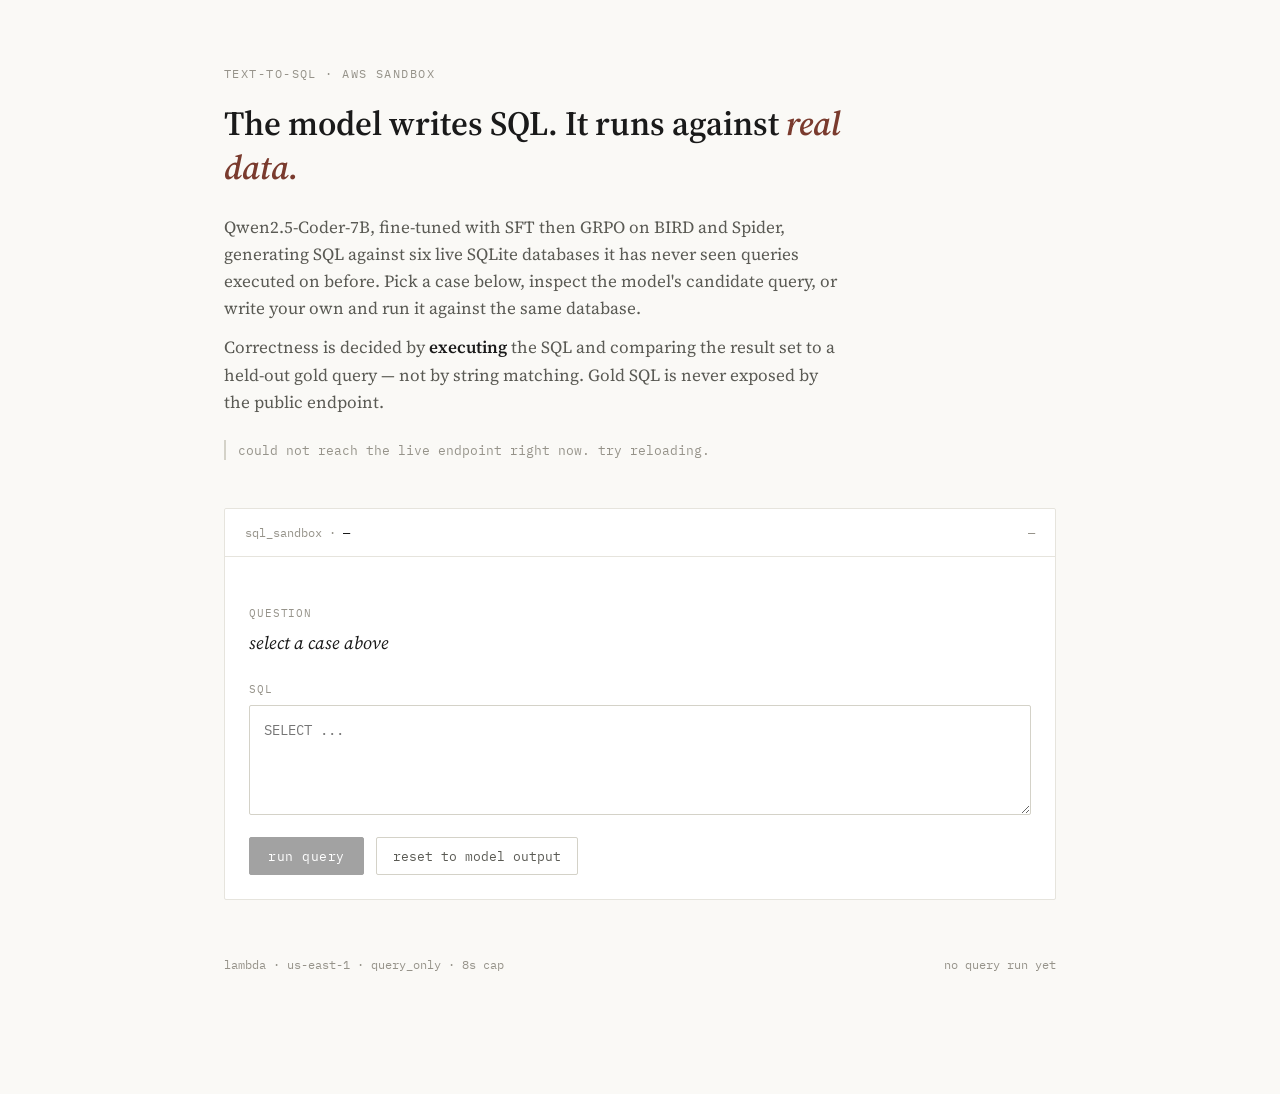
<file: index.html>
<!DOCTYPE html>
<html lang="en">
<head>
<meta charset="UTF-8">
<meta name="viewport" content="width=device-width, initial-scale=1.0">
<title>text-to-sql sandbox</title>
<style>
  @import url('https://fonts.googleapis.com/css2?family=Source+Serif+4:ital,wght@0,400;0,600;1,400;1,600&family=IBM+Plex+Mono:wght@400;500&display=swap');

  :root{
    --bg: #faf9f6;
    --panel: #ffffff;
    --ink: #1a1a1a;
    --ink-soft: #5a5a54;
    --ink-mute: #96938a;
    --line: #e6e4dd;
    --line-strong: #d4d2c8;
    --accent: #7a3b2e;
    --accent-soft: #f0e3dd;
    --ok: #3d5a3d;
    --ok-bg: #e9ede6;
    --bad: #7a3b2e;
    --bad-bg: #f5e9e5;
}

  *{ box-sizing: border-box; }

  body{
    margin:0;
    background:var(--bg);
    color:var(--ink);
    font-family: 'Source Serif 4', Georgia, serif;
    line-height:1.6;
  }

  .mono{
    font-family:'IBM Plex Mono', ui-monospace, monospace;
  }

  .wrap{
    max-width: 880px;
    margin: 0 auto;
    padding: 64px 24px 120px;
  }

  .eyebrow{
    font-family:'IBM Plex Mono', monospace;
    font-size: 12px;
    letter-spacing: 0.12em;
    text-transform: uppercase;
    color: var(--ink-mute);
    margin-bottom: 18px;
  }

  h1{
    font-size: 34px;
    font-weight: 600;
    line-height: 1.3;
    margin: 0 0 24px;
    max-width: 640px;
  }
  h1 em{
    font-style: italic;
    font-weight: 600;
    color: var(--accent);
  }

  .lede{
    font-size: 17px;
    color: var(--ink-soft);
    max-width: 620px;
    margin: 0 0 12px;
  }
  .lede b{
    font-weight: 600;
    color: var(--ink);
  }

  .note{
    font-family:'IBM Plex Mono', monospace;
    font-size: 12.5px;
    color: var(--ink-mute);
    margin: 24px 0 48px;
    padding-left: 12px;
    border-left: 2px solid var(--line-strong);
  }

  .panel{
    background: var(--panel);
    border: 1px solid var(--line);
    border-radius: 2px;
  }

  .panel-head{
    display:flex;
    align-items:center;
    justify-content: space-between;
    padding: 14px 20px;
    border-bottom: 1px solid var(--line);
    font-family:'IBM Plex Mono', monospace;
    font-size: 12px;
    color: var(--ink-mute);
    flex-wrap: wrap;
    gap: 8px;
  }
  .panel-head .tag{
    color: var(--ink);
  }

  .panel-body{
    padding: 24px;
  }

  .cases{
    display:flex;
    flex-wrap: wrap;
    gap: 8px;
    margin-bottom: 24px;
  }
  .case-btn{
    font-family:'IBM Plex Mono', monospace;
    font-size: 12px;
    background: transparent;
    border: 1px solid var(--line-strong);
    color: var(--ink-soft);
    padding: 6px 12px;
    border-radius: 2px;
    cursor: pointer;
  }
  .case-btn:hover{
    border-color: var(--ink);
    color: var(--ink);
  }
  .case-btn.active{
    background: var(--ink);
    border-color: var(--ink);
    color: var(--panel);
  }

  .question-label{
    font-family:'IBM Plex Mono', monospace;
    font-size: 11px;
    letter-spacing: 0.08em;
    text-transform: uppercase;
    color: var(--ink-mute);
    margin-bottom: 6px;
  }
  .question{
    font-size: 18px;
    font-style: italic;
    color: var(--ink);
    margin: 0 0 24px;
    max-width: 620px;
  }

  textarea{
    width: 100%;
    min-height: 110px;
    background: #ffffff;
    border: 1px solid var(--line-strong);
    border-radius: 2px;
    color: var(--ink);
    font-family:'IBM Plex Mono', monospace;
    font-size: 13.5px;
    line-height: 1.6;
    padding: 14px;
    resize: vertical;
  }
  textarea:focus{
    outline: none;
    border-color: var(--ink);
  }

  .controls{
    display:flex;
    align-items:center;
    gap: 12px;
    margin-top: 14px;
  }

  button.run{
    font-family:'IBM Plex Mono', monospace;
    font-size: 12.5px;
    letter-spacing: 0.04em;
    background: var(--ink);
    color: var(--panel);
    border: 1px solid var(--ink);
    padding: 10px 18px;
    border-radius: 2px;
    cursor: pointer;
  }
  button.run:hover{ background: var(--accent); border-color: var(--accent); }
  button.run:disabled{ opacity: 0.4; cursor: default; }

  button.ghost{
    font-family:'IBM Plex Mono', monospace;
    font-size: 12.5px;
    background: transparent;
    color: var(--ink-soft);
    border: 1px solid var(--line-strong);
    padding: 10px 16px;
    border-radius: 2px;
    cursor: pointer;
  }
  button.ghost:hover{ border-color: var(--ink); color: var(--ink); }

  .status-line{
    font-family:'IBM Plex Mono', monospace;
    font-size: 12px;
    color: var(--ink-mute);
  }

  .result{
    margin-top: 24px;
    border-top: 1px solid var(--line);
    padding-top: 20px;
  }

  .verdict{
    display:inline-flex;
    align-items:center;
    gap: 8px;
    font-family:'IBM Plex Mono', monospace;
    font-size: 12.5px;
    padding: 6px 12px;
    border-radius: 2px;
    margin-bottom: 16px;
  }
  .verdict.ok{ background: var(--ok-bg); color: var(--ok); }
  .verdict.bad{ background: var(--bad-bg); color: var(--bad); }
  .verdict.err{ background: var(--bad-bg); color: var(--bad); }

  table.rows{
    width: 100%;
    border-collapse: collapse;
    font-family:'IBM Plex Mono', monospace;
    font-size: 12.5px;
    margin-bottom: 18px;
  }
  table.rows th, table.rows td{
    text-align: left;
    padding: 7px 10px;
    border-bottom: 1px solid var(--line);
    white-space: nowrap;
    overflow: hidden;
    text-overflow: ellipsis;
    max-width: 220px;
  }
  table.rows th{
    color: var(--ink-mute);
    font-weight: 500;
    text-transform: uppercase;
    font-size: 10.5px;
    letter-spacing: 0.06em;
  }
  .rows-label{
    font-family:'IBM Plex Mono', monospace;
    font-size: 11px;
    letter-spacing: 0.06em;
    text-transform: uppercase;
    color: var(--ink-mute);
    margin: 18px 0 8px;
  }

  .stat-line{
    font-family:'IBM Plex Mono', monospace;
    font-size: 12px;
    color: var(--ink-mute);
    padding: 14px 20px;
    border-top: 1px solid var(--line);
  }

  footer{
    margin-top: 56px;
    display:flex;
    justify-content: space-between;
    align-items: center;
    font-family:'IBM Plex Mono', monospace;
    font-size: 11.5px;
    color: var(--ink-mute);
  }
  footer a{ color: var(--ink-soft); text-decoration: none; border-bottom: 1px solid var(--line-strong); }
  footer a:hover{ color: var(--ink); border-color: var(--ink); }

  @media (max-width: 600px){
    h1{ font-size: 26px; }
    .wrap{ padding: 40px 18px 80px; }
  }
</style>
</head>
<body>
<div class="wrap">

  <div class="eyebrow">TEXT-TO-SQL &middot; AWS SANDBOX</div>
  <h1>The model writes SQL. It runs against <em>real data.</em></h1>
  <p class="lede">
    Qwen2.5-Coder-7B, fine-tuned with SFT then GRPO on BIRD and Spider, generating SQL against
    six live SQLite databases it has never seen queries executed on before. Pick a case below,
    inspect the model's candidate query, or write your own and run it against the same database.
  </p>
  <p class="lede">
    Correctness is decided by <b>executing</b> the SQL and comparing the result set to a held-out
    gold query &mdash; not by string matching. Gold SQL is never exposed by the public endpoint.
  </p>

  <div class="note" id="global-note">loading case list from the live endpoint&hellip;</div>

  <div class="panel">
    <div class="panel-head">
      <span>sql_sandbox &middot; <span class="tag" id="case-tag">&mdash;</span></span>
      <span id="db-tag">&mdash;</span>
    </div>
    <div class="panel-body">

      <div class="cases" id="case-list"></div>

      <div class="question-label">question</div>
      <p class="question" id="question-text">select a case above</p>

      <div class="question-label">sql</div>
      <textarea id="sql-input" class="mono" spellcheck="false" placeholder="SELECT ..."></textarea>

      <div class="controls">
        <button class="run" id="run-btn" disabled>run query</button>
        <button class="ghost" id="reset-btn" disabled>reset to model output</button>
        <span class="status-line" id="status-text"></span>
      </div>

      <div id="result-area"></div>

    </div>
  </div>

  <footer>
    <span>lambda &middot; us-east-1 &middot; query_only &middot; 8s cap</span>
    <span id="last-run">no query run yet</span>
  </footer>

</div>

<script>
const ENDPOINT = "https://ujiumx2d4u54hbzqytfgmmlh2q0rboqv.lambda-url.us-east-1.on.aws/";

let cases = [];
let activeCase = null;
let modelSql = "";

const el = (id) => document.getElementById(id);

async function loadCases(){
  try{
    const res = await fetch(ENDPOINT);
    const data = await res.json();
    cases = data.cases || [];
    el('global-note').textContent = cases.length
      ? `${cases.length} held-out cases loaded from the live Lambda endpoint.`
      : "endpoint reachable but returned no cases.";
    renderCaseList();
    if(cases.length) selectCase(cases[0].id || cases[0].case_id);
  }catch(err){
    el('global-note').textContent = "could not reach the live endpoint right now. try reloading.";
  }
}

function renderCaseList(){
  const wrap = el('case-list');
  wrap.innerHTML = "";
  cases.forEach((c, i) => {
    const id = c.id || c.case_id || `q${i+1}`;
    const btn = document.createElement('button');
    btn.className = 'case-btn';
    btn.textContent = id;
    btn.onclick = () => selectCase(id);
    btn.dataset.id = id;
    wrap.appendChild(btn);
  });
}

function markActiveButton(id){
  document.querySelectorAll('.case-btn').forEach(b => {
    b.classList.toggle('active', b.dataset.id === id);
  });
}

async function selectCase(id){
  activeCase = id;
  markActiveButton(id);
  el('case-tag').textContent = id;
  el('status-text').textContent = "loading case\u2026";
  el('result-area').innerHTML = "";
  el('run-btn').disabled = true;
  el('reset-btn').disabled = true;

  try{
    const res = await fetch(`${ENDPOINT}?id=${id}`);
    const data = await res.json();
    el('question-text').textContent = data.question || "(no question text returned)";
    el('db-tag').textContent = data.db || data.database || "";
    modelSql = data.sql_used || "";
    el('sql-input').value = modelSql;
    el('status-text').textContent = "model candidate loaded \u2014 edit and run, or run as-is";
    el('run-btn').disabled = false;
    el('reset-btn').disabled = false;
    renderResult(data);
  }catch(err){
    el('status-text').textContent = "failed to load this case.";
  }
}

function resetToModel(){
  el('sql-input').value = modelSql;
}

async function runQuery(){
  const sql = el('sql-input').value.trim();
  if(!sql){
    el('status-text').textContent = "enter a query first.";
    return;
  }
  el('run-btn').disabled = true;
  el('status-text').textContent = "executing against SQLite\u2026";

  try{
    const res = await fetch(`${ENDPOINT}?id=${activeCase}`, {
      method: 'POST',
      headers: { 'Content-Type': 'application/json' },
      body: JSON.stringify({ sql })
    });
    const data = await res.json();
    renderResult(data);
    el('status-text').textContent = "done.";
    el('last-run').textContent = `last run \u00b7 ${new Date().toLocaleTimeString()}`;
  }catch(err){
    el('status-text').textContent = "request failed.";
  }finally{
    el('run-btn').disabled = false;
  }
}

function renderResult(data){
  const area = el('result-area');
  if(!data || (data.status === undefined && data.correct === undefined)){
    area.innerHTML = "";
    return;
  }

  const verdictClass = data.status && data.status !== 'ok' ? 'err' : (data.correct ? 'ok' : 'bad');
  const verdictText = data.status && data.status !== 'ok'
    ? `error \u00b7 ${data.status}`
    : (data.correct ? 'correct' : 'incorrect');

  let html = `<div class="result">`;
  html += `<div class="verdict ${verdictClass}">${verdictText} &middot; ${data.elapsed_ms ?? '\u2014'}ms</div>`;

  if(data.predicted_rows_preview && data.predicted_rows_preview.length){
    html += renderTable('predicted rows (preview)', data.predicted_rows_preview);
  }
  if(data.gold_rows_preview && data.gold_rows_preview.length){
    html += renderTable('expected rows (preview)', data.gold_rows_preview);
  }

  html += `</div>`;
  area.innerHTML = html;
}

function renderTable(label, rows){
  if(!rows.length) return "";
  const cols = Object.keys(rows[0]);
  let t = `<div class="rows-label">${label}</div><table class="rows"><thead><tr>`;
  cols.forEach(c => t += `<th>${escapeHtml(c)}</th>`);
  t += `</tr></thead><tbody>`;
  rows.slice(0, 50).forEach(r => {
    t += `<tr>`;
    cols.forEach(c => t += `<td>${escapeHtml(String(r[c]))}</td>`);
    t += `</tr>`;
  });
  t += `</tbody></table>`;
  return t;
}

function escapeHtml(s){
  return s.replace(/&/g,'&amp;').replace(/</g,'&lt;').replace(/>/g,'&gt;');
}

el('run-btn').addEventListener('click', runQuery);
el('reset-btn').addEventListener('click', resetToModel);

loadCases();
</script>
</body>
</html>
</file>
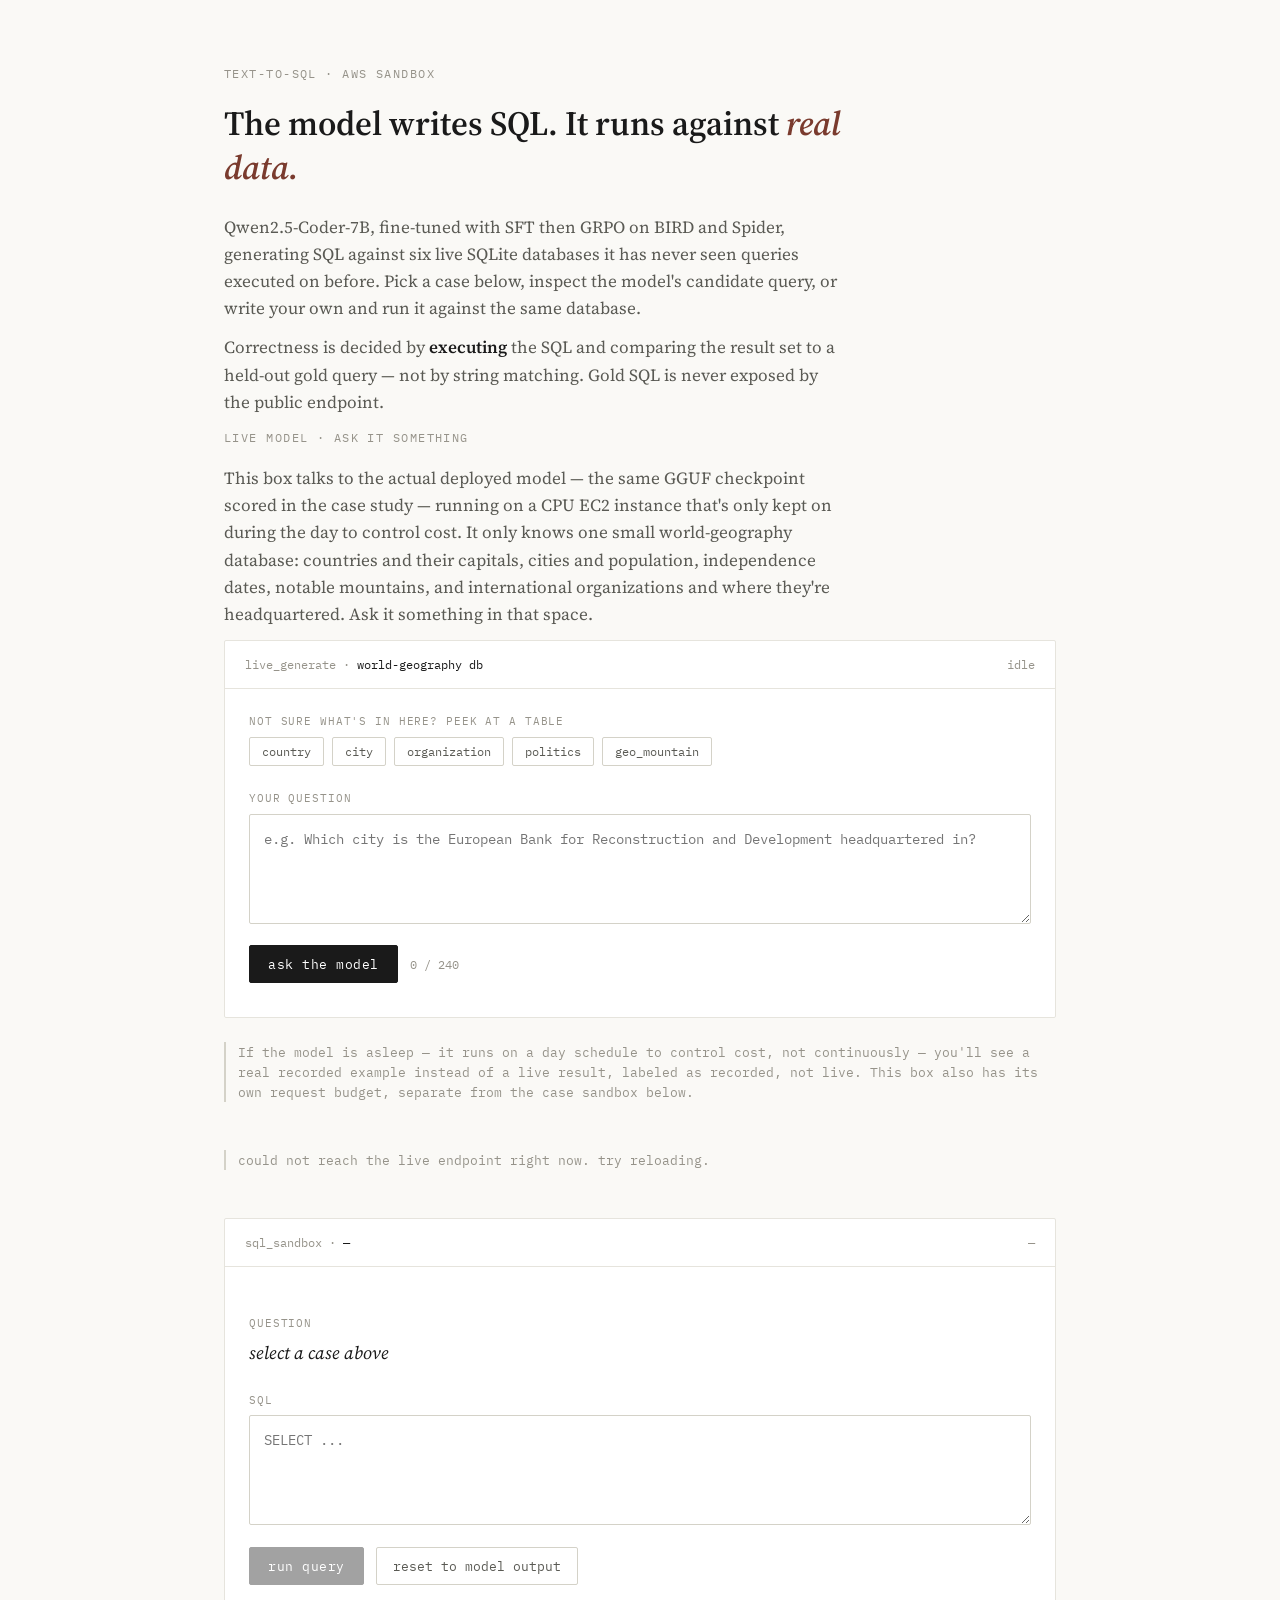
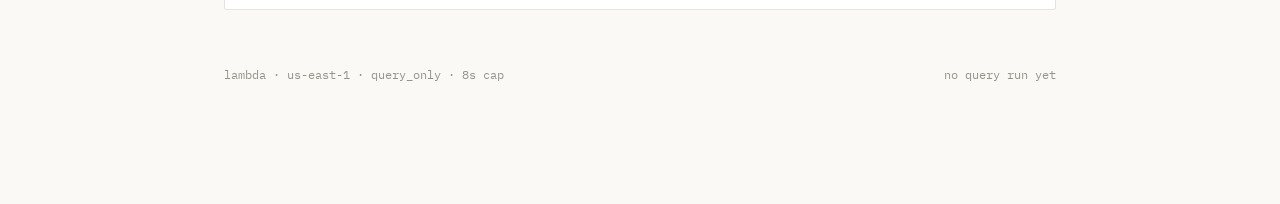
<file: public/sql-demo.html>
<!DOCTYPE html>
<html lang="en">
<head>
<meta charset="UTF-8">
<meta name="viewport" content="width=device-width, initial-scale=1.0">
<title>text-to-sql sandbox</title>
<style>
  @import url('https://fonts.googleapis.com/css2?family=Source+Serif+4:ital,wght@0,400;0,600;1,400;1,600&family=IBM+Plex+Mono:wght@400;500&display=swap');

  :root{
    --bg: #faf9f6;
    --panel: #ffffff;
    --ink: #1a1a1a;
    --ink-soft: #5a5a54;
    --ink-mute: #96938a;
    --line: #e6e4dd;
    --line-strong: #d4d2c8;
    --accent: #7a3b2e;
    --accent-soft: #f0e3dd;
    --ok: #3d5a3d;
    --ok-bg: #e9ede6;
    --bad: #7a3b2e;
    --bad-bg: #f5e9e5;
}

  *{ box-sizing: border-box; }

  body{
    margin:0;
    background:var(--bg);
    color:var(--ink);
    font-family: 'Source Serif 4', Georgia, serif;
    line-height:1.6;
  }

  .mono{
    font-family:'IBM Plex Mono', ui-monospace, monospace;
  }

  .wrap{
    max-width: 880px;
    margin: 0 auto;
    padding: 64px 24px 120px;
  }

  .eyebrow{
    font-family:'IBM Plex Mono', monospace;
    font-size: 12px;
    letter-spacing: 0.12em;
    text-transform: uppercase;
    color: var(--ink-mute);
    margin-bottom: 18px;
  }

  h1{
    font-size: 34px;
    font-weight: 600;
    line-height: 1.3;
    margin: 0 0 24px;
    max-width: 640px;
  }
  h1 em{
    font-style: italic;
    font-weight: 600;
    color: var(--accent);
  }

  .lede{
    font-size: 17px;
    color: var(--ink-soft);
    max-width: 620px;
    margin: 0 0 12px;
  }
  .lede b{
    font-weight: 600;
    color: var(--ink);
  }

  .note{
    font-family:'IBM Plex Mono', monospace;
    font-size: 12.5px;
    color: var(--ink-mute);
    margin: 24px 0 48px;
    padding-left: 12px;
    border-left: 2px solid var(--line-strong);
  }

  .panel{
    background: var(--panel);
    border: 1px solid var(--line);
    border-radius: 2px;
  }

  .panel-head{
    display:flex;
    align-items:center;
    justify-content: space-between;
    padding: 14px 20px;
    border-bottom: 1px solid var(--line);
    font-family:'IBM Plex Mono', monospace;
    font-size: 12px;
    color: var(--ink-mute);
    flex-wrap: wrap;
    gap: 8px;
  }
  .panel-head .tag{
    color: var(--ink);
  }

  .panel-body{
    padding: 24px;
  }

  .cases{
    display:flex;
    flex-wrap: wrap;
    gap: 8px;
    margin-bottom: 24px;
  }
  .case-btn{
    font-family:'IBM Plex Mono', monospace;
    font-size: 12px;
    background: transparent;
    border: 1px solid var(--line-strong);
    color: var(--ink-soft);
    padding: 6px 12px;
    border-radius: 2px;
    cursor: pointer;
  }
  .case-btn:hover{
    border-color: var(--ink);
    color: var(--ink);
  }
  .case-btn.active{
    background: var(--ink);
    border-color: var(--ink);
    color: var(--panel);
  }

  .question-label{
    font-family:'IBM Plex Mono', monospace;
    font-size: 11px;
    letter-spacing: 0.08em;
    text-transform: uppercase;
    color: var(--ink-mute);
    margin-bottom: 6px;
  }
  .question{
    font-size: 18px;
    font-style: italic;
    color: var(--ink);
    margin: 0 0 24px;
    max-width: 620px;
  }

  textarea{
    width: 100%;
    min-height: 110px;
    background: #ffffff;
    border: 1px solid var(--line-strong);
    border-radius: 2px;
    color: var(--ink);
    font-family:'IBM Plex Mono', monospace;
    font-size: 13.5px;
    line-height: 1.6;
    padding: 14px;
    resize: vertical;
  }
  textarea:focus{
    outline: none;
    border-color: var(--ink);
  }

  .controls{
    display:flex;
    align-items:center;
    gap: 12px;
    margin-top: 14px;
  }

  button.run{
    font-family:'IBM Plex Mono', monospace;
    font-size: 12.5px;
    letter-spacing: 0.04em;
    background: var(--ink);
    color: var(--panel);
    border: 1px solid var(--ink);
    padding: 10px 18px;
    border-radius: 2px;
    cursor: pointer;
  }
  button.run:hover{ background: var(--accent); border-color: var(--accent); }
  button.run:disabled{ opacity: 0.4; cursor: default; }

  button.ghost{
    font-family:'IBM Plex Mono', monospace;
    font-size: 12.5px;
    background: transparent;
    color: var(--ink-soft);
    border: 1px solid var(--line-strong);
    padding: 10px 16px;
    border-radius: 2px;
    cursor: pointer;
  }
  button.ghost:hover{ border-color: var(--ink); color: var(--ink); }

  .status-line{
    font-family:'IBM Plex Mono', monospace;
    font-size: 12px;
    color: var(--ink-mute);
  }

  .result{
    margin-top: 24px;
    border-top: 1px solid var(--line);
    padding-top: 20px;
  }

  .verdict{
    display:inline-flex;
    align-items:center;
    gap: 8px;
    font-family:'IBM Plex Mono', monospace;
    font-size: 12.5px;
    padding: 6px 12px;
    border-radius: 2px;
    margin-bottom: 16px;
  }
  .verdict.ok{ background: var(--ok-bg); color: var(--ok); }
  .verdict.bad{ background: var(--bad-bg); color: var(--bad); }
  .verdict.err{ background: var(--bad-bg); color: var(--bad); }

  table.rows{
    width: 100%;
    border-collapse: collapse;
    font-family:'IBM Plex Mono', monospace;
    font-size: 12.5px;
    margin-bottom: 18px;
  }
  table.rows th, table.rows td{
    text-align: left;
    padding: 7px 10px;
    border-bottom: 1px solid var(--line);
    white-space: nowrap;
    overflow: hidden;
    text-overflow: ellipsis;
    max-width: 220px;
  }
  table.rows th{
    color: var(--ink-mute);
    font-weight: 500;
    text-transform: uppercase;
    font-size: 10.5px;
    letter-spacing: 0.06em;
  }
  .rows-label{
    font-family:'IBM Plex Mono', monospace;
    font-size: 11px;
    letter-spacing: 0.06em;
    text-transform: uppercase;
    color: var(--ink-mute);
    margin: 18px 0 8px;
  }

  .stat-line{
    font-family:'IBM Plex Mono', monospace;
    font-size: 12px;
    color: var(--ink-mute);
    padding: 14px 20px;
    border-top: 1px solid var(--line);
  }

  footer{
    margin-top: 56px;
    display:flex;
    justify-content: space-between;
    align-items: center;
    font-family:'IBM Plex Mono', monospace;
    font-size: 11.5px;
    color: var(--ink-mute);
  }
  footer a{ color: var(--ink-soft); text-decoration: none; border-bottom: 1px solid var(--line-strong); }
  footer a:hover{ color: var(--ink); border-color: var(--ink); }

  @media (max-width: 600px){
    h1{ font-size: 26px; }
    .wrap{ padding: 40px 18px 80px; }
  }
</style>
</head>
<body>
<div class="wrap">

  <div class="eyebrow">TEXT-TO-SQL &middot; AWS SANDBOX</div>
  <h1>The model writes SQL. It runs against <em>real data.</em></h1>
  <p class="lede">
    Qwen2.5-Coder-7B, fine-tuned with SFT then GRPO on BIRD and Spider, generating SQL against
    six live SQLite databases it has never seen queries executed on before. Pick a case below,
    inspect the model's candidate query, or write your own and run it against the same database.
  </p>
  <p class="lede">
    Correctness is decided by <b>executing</b> the SQL and comparing the result set to a held-out
    gold query &mdash; not by string matching. Gold SQL is never exposed by the public endpoint.
  </p>

  <div class="eyebrow" style="margin-top:0">LIVE MODEL &middot; ASK IT SOMETHING</div>
  <p class="lede">
    This box talks to the actual deployed model &mdash; the same GGUF checkpoint scored in the
    case study &mdash; running on a CPU EC2 instance that's only kept on during the day to control
    cost. It only knows one small world-geography database: countries and their capitals, cities
    and population, independence dates, notable mountains, and international organizations and
    where they're headquartered. Ask it something in that space.
  </p>

  <div class="panel" id="live-panel">
    <div class="panel-head">
      <span>live_generate &middot; <span class="tag">world-geography db</span></span>
      <span id="live-status-tag">idle</span>
    </div>
    <div class="panel-body">
      <div class="question-label">not sure what's in here? peek at a table</div>
      <div class="cases" id="table-peek-buttons">
        <button type="button" class="case-btn" data-table="country">country</button>
        <button type="button" class="case-btn" data-table="city">city</button>
        <button type="button" class="case-btn" data-table="organization">organization</button>
        <button type="button" class="case-btn" data-table="politics">politics</button>
        <button type="button" class="case-btn" data-table="geo_mountain">geo_mountain</button>
      </div>
      <div id="table-peek-area"></div>

      <div class="question-label">your question</div>
      <textarea id="live-question" class="mono" maxlength="240" placeholder="e.g. Which city is the European Bank for Reconstruction and Development headquartered in?"></textarea>
      <div class="controls">
        <button class="run" id="live-ask-btn">ask the model</button>
        <span class="status-line" id="live-char-count">0 / 240</span>
      </div>
      <div class="status-line" id="live-status-line" style="margin-top:10px;"></div>
      <div id="live-result-area"></div>
    </div>
  </div>

  <div class="note">
    If the model is asleep &mdash; it runs on a day schedule to control cost, not continuously
    &mdash; you'll see a real recorded example instead of a live result, labeled as recorded, not
    live. This box also has its own request budget, separate from the case sandbox below.
  </div>

  <div class="note" id="global-note">loading case list from the live endpoint&hellip;</div>

  <div class="panel">
    <div class="panel-head">
      <span>sql_sandbox &middot; <span class="tag" id="case-tag">&mdash;</span></span>
      <span id="db-tag">&mdash;</span>
    </div>
    <div class="panel-body">

      <div class="cases" id="case-list"></div>

      <div class="question-label">question</div>
      <p class="question" id="question-text">select a case above</p>

      <div class="question-label">sql</div>
      <textarea id="sql-input" class="mono" spellcheck="false" placeholder="SELECT ..."></textarea>

      <div class="controls">
        <button class="run" id="run-btn" disabled>run query</button>
        <button class="ghost" id="reset-btn" disabled>reset to model output</button>
        <span class="status-line" id="status-text"></span>
      </div>

      <div id="result-area"></div>

    </div>
  </div>

  <footer>
    <span>lambda &middot; us-east-1 &middot; query_only &middot; 8s cap</span>
    <span id="last-run">no query run yet</span>
  </footer>

</div>

<script>
const ENDPOINT = "https://ujiumx2d4u54hbzqytfgmmlh2q0rboqv.lambda-url.us-east-1.on.aws/";

let cases = [];
let activeCase = null;
let modelSql = "";

const el = (id) => document.getElementById(id);

async function loadCases(){
  try{
    const res = await fetch(ENDPOINT);
    const data = await res.json();
    cases = data.cases || [];
    el('global-note').textContent = cases.length
      ? `${cases.length} held-out cases loaded from the live Lambda endpoint.`
      : "endpoint reachable but returned no cases.";
    renderCaseList();
    if(cases.length) selectCase(cases[0].id || cases[0].case_id);
  }catch(err){
    el('global-note').textContent = "could not reach the live endpoint right now. try reloading.";
  }
}

function renderCaseList(){
  const wrap = el('case-list');
  wrap.innerHTML = "";
  cases.forEach((c, i) => {
    const id = c.id || c.case_id || `q${i+1}`;
    const btn = document.createElement('button');
    btn.className = 'case-btn';
    btn.textContent = id;
    btn.onclick = () => selectCase(id);
    btn.dataset.id = id;
    wrap.appendChild(btn);
  });
}

function markActiveButton(id){
  document.querySelectorAll('.case-btn').forEach(b => {
    b.classList.toggle('active', b.dataset.id === id);
  });
}

async function selectCase(id){
  activeCase = id;
  markActiveButton(id);
  el('case-tag').textContent = id;
  el('status-text').textContent = "loading case\u2026";
  el('result-area').innerHTML = "";
  el('run-btn').disabled = true;
  el('reset-btn').disabled = true;

  try{
    const res = await fetch(`${ENDPOINT}?id=${id}`);
    const data = await res.json();
    el('question-text').textContent = data.question || "(no question text returned)";
    el('db-tag').textContent = data.db || data.database || "";
    modelSql = data.sql_used || "";
    el('sql-input').value = modelSql;
    el('status-text').textContent = "model candidate loaded \u2014 edit and run, or run as-is";
    el('run-btn').disabled = false;
    el('reset-btn').disabled = false;
    renderResult(data);
  }catch(err){
    el('status-text').textContent = "failed to load this case.";
  }
}

function resetToModel(){
  el('sql-input').value = modelSql;
}

async function runQuery(){
  const sql = el('sql-input').value.trim();
  if(!sql){
    el('status-text').textContent = "enter a query first.";
    return;
  }
  el('run-btn').disabled = true;
  el('status-text').textContent = "executing against SQLite\u2026";

  try{
    const res = await fetch(`${ENDPOINT}?id=${activeCase}`, {
      method: 'POST',
      headers: { 'Content-Type': 'application/json' },
      body: JSON.stringify({ sql })
    });
    const data = await res.json();
    renderResult(data);
    el('status-text').textContent = "done.";
    el('last-run').textContent = `last run \u00b7 ${new Date().toLocaleTimeString()}`;
  }catch(err){
    el('status-text').textContent = "request failed.";
  }finally{
    el('run-btn').disabled = false;
  }
}

function renderResult(data){
  const area = el('result-area');
  if(!data || (data.status === undefined && data.correct === undefined)){
    area.innerHTML = "";
    return;
  }

  const verdictClass = data.status && data.status !== 'ok' ? 'err' : (data.correct ? 'ok' : 'bad');
  const verdictText = data.status && data.status !== 'ok'
    ? `error \u00b7 ${data.status}`
    : (data.correct ? 'correct' : 'incorrect');

  let html = `<div class="result">`;
  html += `<div class="verdict ${verdictClass}">${verdictText} &middot; ${data.elapsed_ms ?? '\u2014'}ms</div>`;

  if(data.predicted_rows_preview && data.predicted_rows_preview.length){
    html += renderTable('predicted rows (preview)', data.predicted_rows_preview);
  }
  if(data.gold_rows_preview && data.gold_rows_preview.length){
    html += renderTable('expected rows (preview)', data.gold_rows_preview);
  }

  html += `</div>`;
  area.innerHTML = html;
}

function renderTable(label, rows){
  if(!rows.length) return "";
  const cols = Object.keys(rows[0]);
  let t = `<div class="rows-label">${label}</div><table class="rows"><thead><tr>`;
  cols.forEach(c => t += `<th>${escapeHtml(c)}</th>`);
  t += `</tr></thead><tbody>`;
  rows.slice(0, 50).forEach(r => {
    t += `<tr>`;
    cols.forEach(c => t += `<td>${escapeHtml(String(r[c]))}</td>`);
    t += `</tr>`;
  });
  t += `</tbody></table>`;
  return t;
}

function escapeHtml(s){
  return s.replace(/&/g,'&amp;').replace(/</g,'&lt;').replace(/>/g,'&gt;');
}

// --- live NL -> SQL generation panel ---------------------------------
// Calls this site's own /api/generate-sql (a server-side proxy in front of
// the real EC2 model, with rate limiting and an offline fallback). The
// generated SQL is then executed against the real database through the
// same Lambda used above, reusing a fixed case id purely to route to the
// right SQLite file. The Lambda's "correct" verdict on that case is
// relative to THAT case's own gold question, not this new one, so it is
// deliberately not shown here.
const GEN_ENDPOINT = "/api/generate-sql";
const LIVE_DEMO_CASE_ID = "q2";
const RECORDED_EXAMPLE = {
  question: "In which city is the European Bank for Reconstruction and Development's headquarters?",
  sql: "SELECT City, Province\nFROM organization\nWHERE Name = 'European Bank for Reconstruction and Development';",
  rows: [{ City: "London", Province: "Greater London" }]
};

let liveCooldownUntil = 0;

function updateLiveCharCount(){
  el('live-char-count').textContent = `${el('live-question').value.length} / 240`;
}

function showRecordedExample(reasonText){
  el('live-status-tag').textContent = 'asleep · recorded example';
  el('live-status-line').textContent = reasonText;
  let html = `<div class="result">`;
  html += `<div class="question-label" style="margin-top:14px;">recorded question</div>`;
  html += `<p class="question" style="font-size:15px;">${escapeHtml(RECORDED_EXAMPLE.question)}</p>`;
  html += `<div class="question-label">sql the model generated (recorded, not live)</div>`;
  html += `<textarea class="mono" readonly style="min-height:92px;">${escapeHtml(RECORDED_EXAMPLE.sql)}</textarea>`;
  html += renderTable('result (recorded)', RECORDED_EXAMPLE.rows);
  html += `</div>`;
  el('live-result-area').innerHTML = html;
}

async function askModel(){
  const question = el('live-question').value.trim();
  if(!question){
    el('live-status-line').textContent = "type a question first.";
    return;
  }
  if(Date.now() < liveCooldownUntil){
    const wait = Math.ceil((liveCooldownUntil - Date.now())/1000);
    el('live-status-line').textContent = `please wait ${wait}s before asking again.`;
    return;
  }

  el('live-ask-btn').disabled = true;
  el('live-status-tag').textContent = 'thinking…';
  el('live-status-line').textContent = "asking the deployed model — it runs on a CPU instance, usually 10–15 seconds.";
  el('live-result-area').innerHTML = "";

  try{
    const res = await fetch(GEN_ENDPOINT, {
      method: 'POST',
      headers: {'Content-Type':'application/json'},
      body: JSON.stringify({ question })
    });
    const data = await res.json();

    if(data.status === 'offline'){
      showRecordedExample("The model is asleep right now (it runs on a day schedule to control cost). Here's a real recorded example instead:");
      return;
    }
    if(data.status === 'rate_limited'){
      el('live-status-tag').textContent = 'rate limited';
      el('live-status-line').textContent = data.scope === 'daily'
        ? "this demo has hit its request budget for today — try again tomorrow."
        : "too many requests in a short window — wait a few minutes and try again.";
      return;
    }
    if(data.status !== 'ok'){
      el('live-status-tag').textContent = 'error';
      el('live-status-line').textContent = "something went wrong reaching the model. try again in a moment.";
      return;
    }

    el('live-status-tag').textContent = `live · ${data.latencyMs ?? '—'}ms`;
    el('live-status-line').textContent = "generated. running it against the database…";

    let html = `<div class="result">`;
    html += `<div class="question-label" style="margin-top:14px;">sql the model generated</div>`;
    html += `<textarea class="mono" readonly style="min-height:92px;">${escapeHtml(data.sql)}</textarea>`;
    el('live-result-area').innerHTML = html;

    const execRes = await fetch(`${ENDPOINT}?id=${LIVE_DEMO_CASE_ID}`, {
      method: 'POST',
      headers: {'Content-Type':'application/json'},
      body: JSON.stringify({ sql: data.sql })
    });
    const execData = await execRes.json();

    if(execData.status && execData.status !== 'ok'){
      html += `<div class="verdict err">query error · ${escapeHtml(String(execData.status))}</div>`;
    } else if(execData.predicted_rows_preview && execData.predicted_rows_preview.length){
      html += renderTable('result', execData.predicted_rows_preview);
    } else {
      html += `<div class="status-line">query ran, no rows returned.</div>`;
    }
    el('live-result-area').innerHTML = html;
    el('live-status-line').textContent = "done.";
    liveCooldownUntil = Date.now() + 20000;
  }catch(err){
    el('live-status-tag').textContent = 'error';
    el('live-status-line').textContent = "request failed. try again in a moment.";
  }finally{
    el('live-ask-btn').disabled = false;
  }
}

el('run-btn').addEventListener('click', runQuery);
el('reset-btn').addEventListener('click', resetToModel);
el('live-ask-btn').addEventListener('click', askModel);
el('live-question').addEventListener('input', updateLiveCharCount);

async function peekTable(table){
  const area = el('table-peek-area');
  area.innerHTML = `<div class="status-line" style="margin:10px 0;">loading ${escapeHtml(table)}…</div>`;
  try{
    const res = await fetch(`${ENDPOINT}?id=${LIVE_DEMO_CASE_ID}`, {
      method: 'POST',
      headers: {'Content-Type':'application/json'},
      body: JSON.stringify({ sql: `SELECT * FROM ${table} LIMIT 5;` })
    });
    const data = await res.json();
    if(data.status && data.status !== 'ok'){
      area.innerHTML = `<div class="verdict err" style="margin-top:10px;">could not load ${escapeHtml(table)} · ${escapeHtml(String(data.status))}</div>`;
      return;
    }
    if(data.predicted_rows_preview && data.predicted_rows_preview.length){
      area.innerHTML = `<div style="margin-top:10px;">${renderTable(`${table} · first 5 rows`, data.predicted_rows_preview)}</div>`;
    } else {
      area.innerHTML = `<div class="status-line" style="margin:10px 0;">no rows returned.</div>`;
    }
  }catch(err){
    area.innerHTML = `<div class="verdict err" style="margin-top:10px;">request failed — try again.</div>`;
  }
}

document.querySelectorAll('#table-peek-buttons .case-btn').forEach(btn => {
  btn.addEventListener('click', () => {
    document.querySelectorAll('#table-peek-buttons .case-btn').forEach(b => b.classList.toggle('active', b === btn));
    peekTable(btn.dataset.table);
  });
});

loadCases();
</script>
</body>
</html>
</file>
